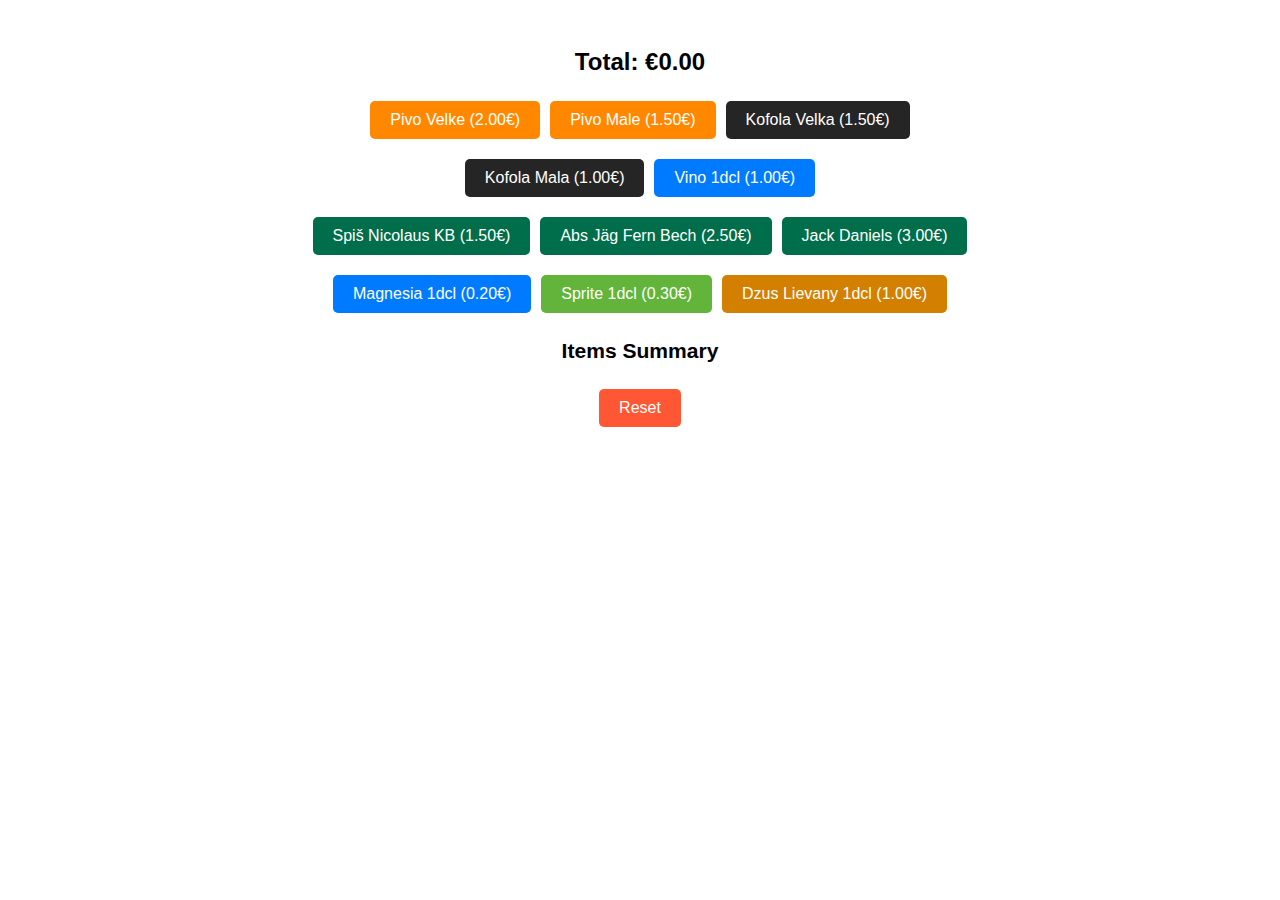
<file: index.html>
<!DOCTYPE html>
<html lang="en">
<head>
    <meta charset="UTF-8">
    <meta name="viewport" content="width=device-width, initial-scale=1.0">
    <title>Simple Price Calculator</title>
    <style>
        body {
            font-family: Arial, sans-serif;
            text-align: center;
            padding: 20px;
        }

        h1 {
            font-size: 24px;
        }

        p {
            font-size: 16px;
        }

        /* Create a container for rows of buttons */
        .button-row {
            display: flex;
            justify-content: center;
            margin: 10px 0;
        }

        button {
            font-size: 16px;
            margin: 5px;
            padding: 10px 20px;
            background-color: #007BFF;
            color: white;
            border: none;
            border-radius: 5px;
            cursor: pointer;
            touch-action: manipulation;
        }

        button.reset {
            background-color: #FF5733;
        }

        h2 {
            font-size: 24px;
            margin-top: 20px;
        }

        #item-summary {
            font-size: 18px;
            margin-top: 20px;
        }

        /* Remove list-style properties for the item summary list */
        #summary-list {
            list-style: none;
            padding: 0;
        }
    </style>
</head>
<body>
    <h2>Total: €<span id="total">0.00</span></h2>

    <!-- Create rows of buttons -->
    <div class="button-row">
        <button onclick="addItem(this)" style="background-color: rgb(255, 136, 0)">Pivo Velke (2.00€)</button>
        <button onclick="addItem(this)" style="background-color: rgb(255, 136, 0)">Pivo Male (1.50€)</button>
        <button onclick="addItem(this)" style="background-color: rgb(37, 37, 37)">Kofola Velka (1.50€)</button>
        </div>

    <div class="button-row">
        <button onclick="addItem(this)" style="background-color: rgb(37, 37, 37)">Kofola Mala (1.00€)</button>
      <!--  <button onclick="addItem(this)">Spiš Nicolus KB (1.50€)</button>-->
        <button onclick="addItem(this)">Vino 1dcl (1.00€)</button>
        </div>
    <div class="button-row">
        <button onclick="addItem(this)" style="background-color: rgb(0, 110, 74)">Spiš Nicolaus KB (1.50€)</button>
        <button onclick="addItem(this)" style="background-color: rgb(0, 110, 74)">Abs Jäg Fern Bech (2.50€)</button>
        <button onclick="addItem(this)" style="background-color: rgb(0, 110, 74)">Jack Daniels (3.00€)</button>
        </div>
   <!-- <div class="button-row">
        <button onclick="addItem(this)" style="background-color: rgb(0, 110, 74)">Finlandia (2.00€)</button>
        <button onclick="addItem(this)" style="background-color: rgb(0, 110, 74)">Jack Daniels (2.50€)</button>
        <button onclick="addItem(this)" style="background-color: rgb(211, 127, 0)">Dzus Lievany 1dcl (0.50€)</button>
        </div>        -->
    <div class="button-row">
        <button onclick="addItem(this)">Magnesia 1dcl (0.20€)</button>
        <button onclick="addItem(this)" style="background-color: #62B43A">Sprite 1dcl (0.30€)</button>
        <button onclick="addItem(this)" style="background-color: rgb(211, 127, 0)">Dzus Lievany 1dcl (1.00€)</button>
        
        </div>   
    <!--<div class="button-row">
        <button onclick="addItem(this)">Zlaty Bazant plech (1.50€)</button>
        <button onclick="addItem(this)">Dzus Krabicka (0.80€)</button>
        <button onclick="addItem(this)">CapriSun (0.80€)</button>
        </div> 
    <div class="button-row">
        <button onclick="addItem(this)">Hell Energy (1.00€)</button>
    </div> -->
    

    <div id="item-summary">
        <h3>Items Summary</h3>
        <ul id="summary-list">
        </ul>
    </div>
    
    <button class="reset" onclick="resetTotal()">Reset</button>

    <script>
        // Initialize the total price and item summary object
        let totalPrice = 0;
        const itemSummary = {};

        // Function to add an item's price to the total and update item summary
        function addItem(button) {
            const itemName = button.textContent; // Get the button's text content
            const priceMatches = itemName.match(/\d+\.\d+/); // Extract the price from the text using regex

            if (priceMatches) {
                const itemPrice = parseFloat(priceMatches[0]); // Convert the matched price to a float

                // Add the item's price to the total
                totalPrice += itemPrice;

                // Update the total displayed on the page with two decimal places
                const totalElement = document.getElementById('total');
                totalElement.textContent = totalPrice.toFixed(2);

                // Update the item summary
                if (itemSummary[itemName]) {
                    itemSummary[itemName]++;
                } else {
                    itemSummary[itemName] = 1;
                }

                // Update the item summary displayed on the page
                updateItemSummary();

                // You can also display a message indicating which item was added
                console.log(`${itemName} added to the total. Total price: €${totalPrice.toFixed(2)}`);
            }
        }

        // Function to reset the total price to 0 and clear the item summary
        function resetTotal() {
            // Reset the total price
            totalPrice = 0;

            // Reset the item summary
            for (const item in itemSummary) {
                delete itemSummary[item];
            }

            // Update the total and item summary displayed on the page
            const totalElement = document.getElementById('total');
            totalElement.textContent = totalPrice.toFixed(2);
            updateItemSummary();
        }

        // Function to update the item summary displayed on the page
        function updateItemSummary() {
            const summaryList = document.getElementById('summary-list');
            summaryList.innerHTML = '';

            for (const item in itemSummary) {
                const listItem = document.createElement('li');
                listItem.textContent = `${item}: ${itemSummary[item]} times`;
                summaryList.appendChild(listItem);
            }
        }
    </script>
</body>
</html>
</file>
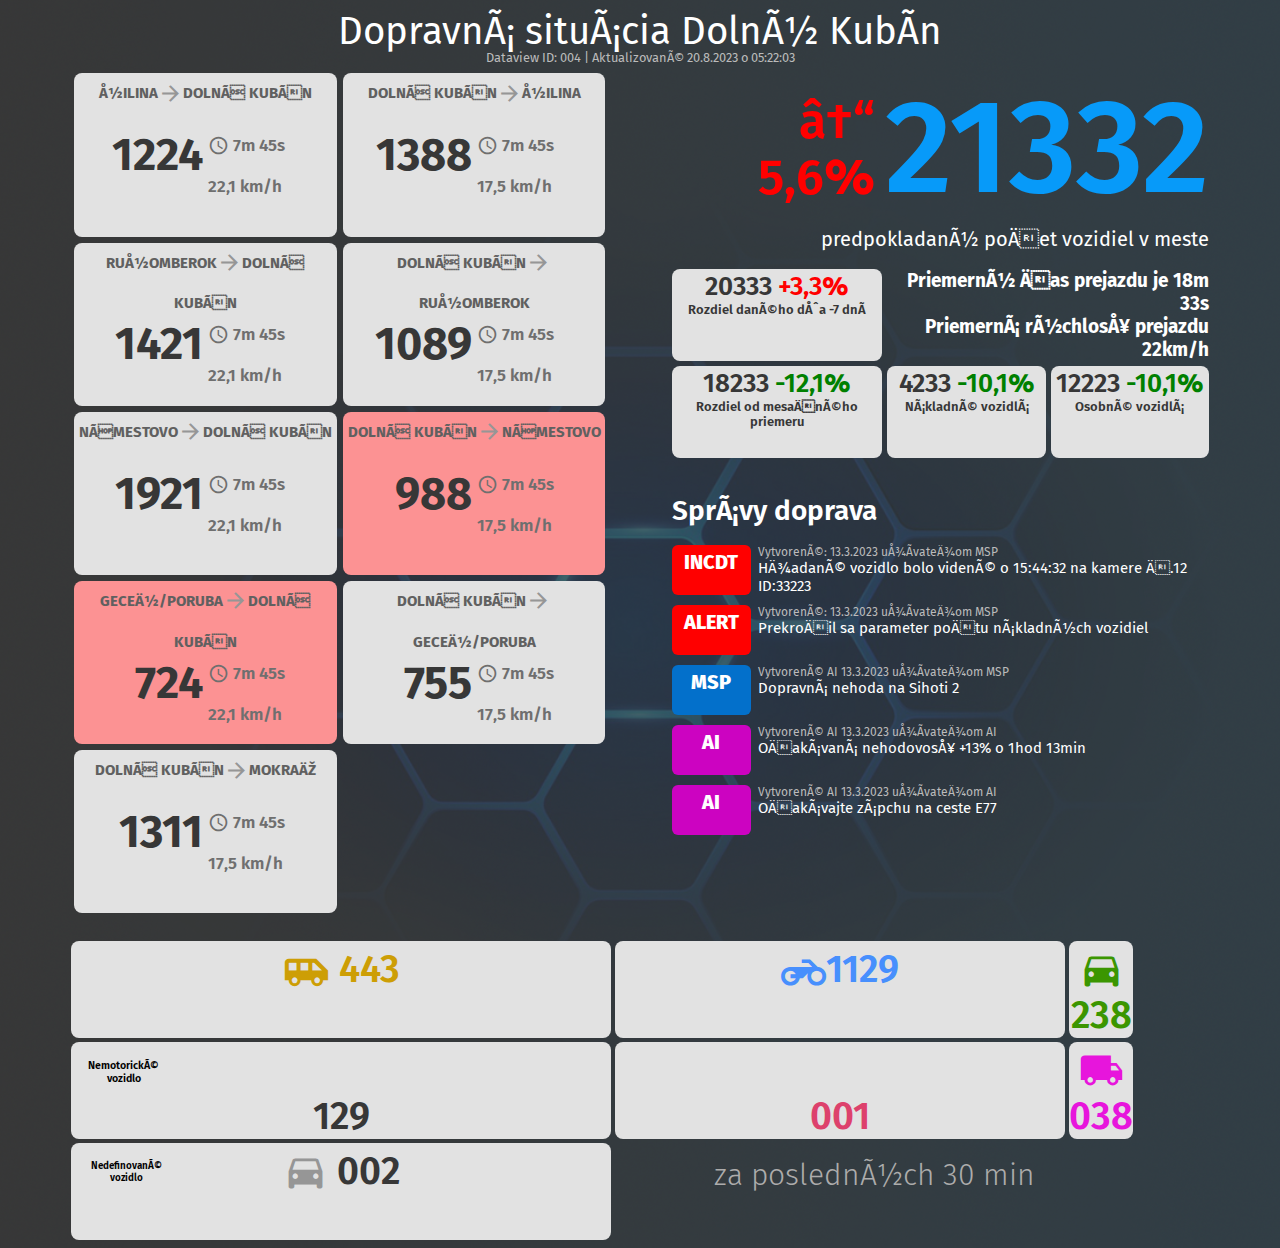
<file: index2.html>
<!DOCTYPE html>
<html>
<head>
<meta charset=”utf-8″>
<link rel="stylesheet" href="styledk.css">
<link href="https://fonts.googleapis.com/icon?family=Material+Icons" rel="stylesheet">
<link rel="preconnect" href="https://fonts.googleapis.com">
<link rel="preconnect" href="https://fonts.gstatic.com" crossorigin>
<link href="https://fonts.googleapis.com/css2?family=Fira+Sans:ital,wght@0,100;0,200;0,300;0,400;0,500;0,600;0,700;0,800;0,900;1,100;1,200;1,300;1,400;1,500;1,600;1,700;1,800;1,900&family=Tilt+Warp&display=swap" rel="stylesheet">
<title>Dolný Kubín</title>

<style>
    body {
      background-image: url('background.png');
      background-size: cover; 
      background-position: center; 
    }
  </style>

</head>
<body>
    <div class="main-title" >
        Dopravná situácia Dolný Kubín
      </div>
    <div class="sub-title">
        Dataview ID: 004 | Aktualizované 20.8.2023 o 05:22:03
    </div>
<div class="grid-main-page">
    <div class="left-content">
        <div class="grid-container-element">
            <div class="grid-child-element">
                <div class="parent">
                    <div class="route name">ŽILINA<i class="material-icons" id="arrow_forward">arrow_forward</i>DOLNÝ KUBÍN</div>
                    <div class="route number">1224</div>
                    <div class="route-info"> 
                        <i class="material-icons" id="speed_schedule">schedule</i> 7m 45s<br>
                        <i class="material-icons" id="speed_schedule">speed</i> 22,1 km/h
                    </div>
                </div>
            </div>
            <div class="grid-child-element">
                <div class="parent">
                    <div class="route name">DOLNÝ KUBÍN<i class="material-icons" id="arrow_forward">arrow_forward</i>ŽILINA</div>
                    <div class="route number">1388</div>
                    <div class="route-info"> 
                        <i class="material-icons" id="speed_schedule">schedule</i> 7m 45s<br>
                        <i class="material-icons" id="speed_schedule">speed</i> 17,5 km/h
                    </div>
                </div>
            </div>
            <div class="grid-child-element">
                <div class="parent">
                    <div class="route name">RUŽOMBEROK<i class="material-icons" id="arrow_forward">arrow_forward</i>DOLNÝ KUBÍN</div>
                    <div class="route number">1421</div>
                    <div class="route-info"> 
                        <i class="material-icons" id="speed_schedule">schedule</i> 7m 45s<br>
                        <i class="material-icons" id="speed_schedule">speed</i> 22,1 km/h
                    </div>
                </div>
            </div>
            <div class="grid-child-element">
                <div class="parent">
                    <div class="route name">DOLNÝ KUBÍN<i class="material-icons" id="arrow_forward">arrow_forward</i>RUŽOMBEROK</div>
                    <div class="route number">1089</div>
                    <div class="route-info"> 
                        <i class="material-icons" id="speed_schedule">schedule</i> 7m 45s<br>
                        <i class="material-icons" id="speed_schedule">speed</i> 17,5 km/h
                    </div>
                </div>
            </div>
            <div class="grid-child-element">
                <div class="parent">
                    <div class="route name">NÁMESTOVO<i class="material-icons" id="arrow_forward">arrow_forward</i>DOLNÝ KUBÍN</div>
                    <div class="route number">1921</div>
                    <div class="route-info"> 
                        <i class="material-icons" id="speed_schedule">schedule</i> 7m 45s<br>
                        <i class="material-icons" id="speed_schedule">speed</i> 22,1 km/h
                    </div>
                </div>
            </div>
            <div class="grid-child-element" style="background-color: #fc9293;">
                <div class="parent">
                    <div class="route name">DOLNÝ KUBÍN<i class="material-icons" id="arrow_forward">arrow_forward</i>NÁMESTOVO</div>
                    <div class="route number">988</div>
                    <div class="route-info"> 
                        <i class="material-icons" id="speed_schedule">schedule</i> 7m 45s<br>
                        <i class="material-icons" id="speed_schedule">speed</i> 17,5 km/h
                    </div>
                </div>
            </div>
            <div class="grid-child-element" style="background-color: #fc9293;">
                <div class="parent">
                    <div class="route name">GECEĽ/PORUBA<i class="material-icons" id="arrow_forward">arrow_forward</i>DOLNÝ KUBÍN</div>
                    <div class="route number">724</div>
                    <div class="route-info"> 
                        <i class="material-icons" id="speed_schedule">schedule</i> 7m 45s<br>
                        <i class="material-icons" id="speed_schedule">speed</i> 22,1 km/h
                    </div>
                </div>
            </div>
            <div class="grid-child-element">
                <div class="parent">
                    <div class="route name">DOLNÝ KUBÍN<i class="material-icons" id="arrow_forward">arrow_forward</i>GECEĽ/PORUBA</div>
                    <div class="route number">755</div>
                    <div class="route-info"> 
                        <i class="material-icons" id="speed_schedule">schedule</i> 7m 45s<br>
                        <i class="material-icons" id="speed_schedule">speed</i> 17,5 km/h
                    </div>
                </div>
            </div>
            <div class="grid-child-element">
                <div class="parent">
                    <div class="route name">DOLNÝ KUBÍN<i class="material-icons" id="arrow_forward">arrow_forward</i>MOKRAĎ</div>
                    <div class="route number">1311</div>
                    <div class="route-info"> 
                        <i class="material-icons" id="speed_schedule">schedule</i> 7m 45s<br>
                        <i class="material-icons" id="speed_schedule">speed</i> 17,5 km/h
                    </div>
                </div>
            </div>
        </div>
        <br>
        <div class="grid-container-vehicle">
            <div class="grid-child-vehicle" style="color: #cd9e05;">
                <i class="material-icons" id="bus">airport_shuttle</i> 443              
            </div>
            <div class="grid-child-vehicle" style="color: #478ffd;">
                <i class="material-icons" id="motorcycle">motorcycle</i>1129
            </div>
            <div class="grid-child-vehicle" style="color: #3b9600">
                <i class="material-icons" id="car">directions_car</i> 238 
            </div>
            <div class="grid-child-vehicle">
                <span  id="vehicleText1">Nemotorické <br> vozidlo</span>
                <i class="material-icons" id="bikeScooter">bike_scooter</i> 129</div>
            <div class="grid-child-vehicle" style="color: #dd416c">
                <i class="material-icons" id="pedal_bike">pedal_bike</i> 001</div>
            <div class="grid-child-vehicle" style="color: #e715dc;">
                <i class="material-icons" id="truck">local_shipping</i> 038</div>
            <div class="grid-child-vehicle">
                <span id="vehicleText2">Nedefinované<br> vozidlo</span>
                <i class="material-icons" aria-label="Nemotorické vozidlo" id="car2">directions_car</i> 002</div>
            <div class="grid-child-vehicle final">za posledných 30 min</div>
        </div>
    </div>
    <div class="right-content">
        <div class="count-cars">           
            <div class="count-cars-info">
                <span>↓</span>
                <br>
                5,6<span style="font-family: Tilt Warp, sans-serif; font-weight: lighter;">%</span>
            </div>
            <div class="count-cars-number">
                21332
            </div>
        </div>
        <div class="count-cars-name">
            predpokladaný počet vozidiel v meste
        </div>
        <br>
        <div class="vehicle-stats">
            <div class="stat-difference"> 
                20333 <span style="color: red;">+3,3</span><span style="color: red; font-family: Tilt Warp, sans-serif; font-weight: lighter;">%</span>
                <div class="stat-sub-text">Rozdiel daného dňa -7 dní</div>
            </div>
            <div class="general-info">
                Priemerný čas prejazdu je 18m 33s
                <br>
                Priemerná rýchlosť prejazdu 22km/h
            </div>
            <div class="stat-difference">
                18233 <span style="color: green;">-12,1</span><span style="color: green; font-family: Tilt Warp, sans-serif; font-weight: lighter;">%</span>
                <div class="stat-sub-text">Rozdiel od mesačného priemeru</div>
            </div>
            <div class="stat-difference">
                4233 <span style="color: green;">-10,1</span><span style="color: green; font-family: Tilt Warp, sans-serif; font-weight: lighter;">%</span>
                <div class="stat-sub-text">Nákladné vozidlá</div>
            </div>
            <div class="stat-difference">
                12223 <span style="color: green;">-10,1</span><span style="color: green; font-family: Tilt Warp, sans-serif; font-weight: lighter;">%</span>
                <div class="stat-sub-text">Osobné vozidlá</div>
            </div>
        </div>
        <br><br>
        <div class="traffic-news-head">Správy doprava</div><br>
        <div class="traffic-news-body">
            <div class="message incdt">INCDT</div>
            <div class="div2">
                <div class="message-source">Vytvorené: 13.3.2023 užívateľom MSP</div>
                <div class="message-text">Hľadané vozidlo bolo videné o 15:44:32 na kamere č.12 ID:33223</div>
            </div>
            <div class="message alert">ALERT</div>
            <div class="div4">
                <div class="message-source">Vytvorené: 13.3.2023 užívateľom MSP</div>
                <div class="message-text">Prekročil sa parameter počtu nákladných vozidiel</div>
            </div>
            <div class="message msp">MSP</div>
            <div class="div6">
                <div class="message-source">Vytvorené AI 13.3.2023 užívateľom MSP</div>
                <div class="message-text">Dopravná nehoda na Sihoti 2</div>
            </div>
            <div class="message ai">AI</div>
            <div class="div8">
                <div class="message-source">Vytvorené AI 13.3.2023 užívateľom AI</div>
                <div class="message-text">Očakávaná nehodovosť +13% o 1hod 13min</div>
            </div>
            <div class="message ai">AI</div>
            <div class="div10">
                <div class="message-source">Vytvorené AI 13.3.2023 užívateľom AI</div>
                <div class="message-text">Očakávajte zápchu na ceste E77</div>
            </div>
        </div>
    </div>
</div>
</body>
</html>
</file>
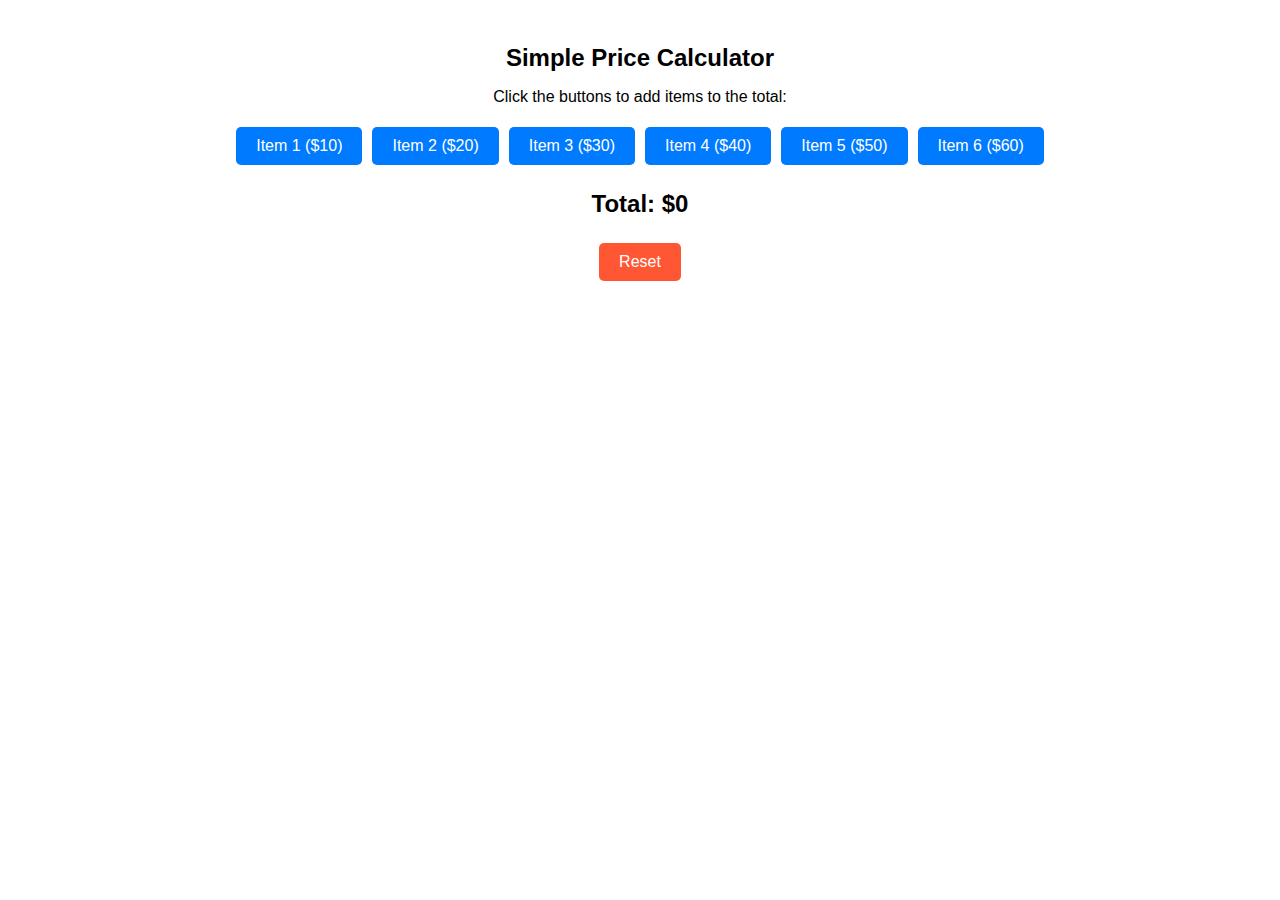
<file: vlastnakalkulacka.html>
<!DOCTYPE html>
<html lang="en">
<head>
    <meta charset="UTF-8">
    <meta name="viewport" content="width=device-width, initial-scale=1.0">
    <title>Simple Price Calculator</title>
    <style>
        body {
            font-family: Arial, sans-serif;
            text-align: center;
            padding: 20px;
        }

        h1 {
            font-size: 24px;
        }

        p {
            font-size: 16px;
        }

        .button-container {
            display: flex;
            flex-wrap: wrap;
            justify-content: center;
            margin: 10px -5px; /* Add margin between buttons */
        }

        button {
            font-size: 16px;
            margin: 5px;
            padding: 10px 20px;
            background-color: #007BFF;
            color: white;
            border: none;
            border-radius: 5px;
            cursor: pointer;
        }

        button.reset {
            background-color: #FF5733;
        }

        h2 {
            font-size: 24px;
            margin-top: 20px;
        }
    </style>
</head>
<body>
    <h1>Simple Price Calculator</h1>
    <p>Click the buttons to add items to the total:</p>

    <div class="button-container">
        <button onclick="addItem('Item 1', 10)">Item 1 ($10)</button>
        <button onclick="addItem('Item 2', 20)">Item 2 ($20)</button>
        <button onclick="addItem('Item 3', 30)">Item 3 ($30)</button>
        <button onclick="addItem('Item 4', 40)">Item 4 ($40)</button>
        <button onclick="addItem('Item 5', 50)">Item 5 ($50)</button>
        <button onclick="addItem('Item 6', 60)">Item 6 ($60)</button>
    </div>
    
    <h2>Total: $<span id="total">0</span></h2>
    
    <button class="reset" onclick="resetTotal()">Reset</button>

    <script>
        // Initialize the total price
        let totalPrice = 0;

        // Function to add an item's price to the total
        function addItem(itemName, itemPrice) {
            // Add the item's price to the total
            totalPrice += itemPrice;

            // Update the total displayed on the page
            const totalElement = document.getElementById('total');
            totalElement.textContent = totalPrice;
            
            // You can also display a message indicating which item was added
            console.log(`${itemName} added to the total. Total price: $${totalPrice}`);
        }

        // Function to reset the total price to 0
        function resetTotal() {
            // Reset the total price
            totalPrice = 0;

            // Update the total displayed on the page
            const totalElement = document.getElementById('total');
            totalElement.textContent = totalPrice;
        }
    </script>
</body>
</html>
</file>
<file: styledk.css>
.main-title {
    flex: 0 0 auto;
    height: 60px;
    display: flex;
    align-items: center;
    justify-content: center; 
    font-family: "Fira Sans", sans-serif;
    font-size: 3vw; 
    color: white;
  }
  .sub-title {
    height: 40px;
    display: flex;
    align-items: center;
    justify-content: center; 
    font-family: "Fira Sans", sans-serif; 
    font-size: 1vw; 
    color: #bbbbbb;
  }

.grid-main-page{
  display: flex;
}
.left-content{
  width: 50%;
}
.right-content{
  width: 50%;
}
.grid-container-element { 
    display: grid; 
    grid-template-columns: 1fr 1fr; 
    grid-template-rows: 1fr 1fr 1fr 1fr 1fr; 
    grid-gap: 1px; 
    margin-left: 10%;
    margin-right: 10%;
} 
.grid-child-element { 
    margin: 3px;   
    background-color: #E2E2E2;
    border-radius: 8px;
}

.parent {
    display: grid;
    grid-template-columns: 1fr 1fr;
    grid-template-rows: 1fr 1fr /*1fr*/;
    grid-column-gap: 5px;
    grid-row-gap: 5px;
    row-gap: 0;
    margin: 5px;
    }
    

.div3 { grid-area: 2 / 2 / 3 / 3; }
/* .div4 { grid-area: 3 / 2 / 4 / 3; }*/

.route {
  font-family: "Fira Sans", sans-serif; 
  font-size: 24px; 
  font-weight: 700; 
  line-height: 40.8px;
}

.route.name {
  grid-area: 1 / 1 / 2 / 3;
  flex-direction: column;
  align-items: center;
  text-align: center;
  color: #606060;
  font-size: 22px;
}

.route.number {
  grid-area: 2 / 1 / 3 /*4*/ / 2;
  text-align: right; 
  font-size: 50px; 
  color: #373737;
  
}

.route-info {
  font-family: "Fira Sans", sans-serif; 
  font-weight: 600; 
  line-height: 19.8px;
  font-size: 17px; 
  color: #6f6f6f;
}

#arrow_forward{
  font-size:25px; 
  vertical-align:-0.3cap; 
  color: #969696;
}

#speed_schedule{
  font-size:21px;
  vertical-align: bottom;
}

.grid-container-vehicle { 
  display: grid; 
  grid-template-columns: 1fr 1fr 1fr; 
  grid-template-rows: 1fr 1fr 1fr;
  grid-gap: 10px; 
  margin-left: 10%;
  margin-right: 10%;
} 
.grid-child-vehicle { 
  margin: 0px; 
  background-color: #E2E2E2;
  border-radius: 8px;
  font-family: "Fira Sans", sans-serif; 
  font-weight: 600;
  font-size: 60px; 
  color: #373737;
  text-align: center;
}

#bus{
  font-size: 60px;
  vertical-align: -0.3cap;
}
#motorcycle{
  font-size:60px; 
  vertical-align:-0.3cap;
}
#car{
  font-size:55px; 
  vertical-align:-0.22cap;
}
#bikeScooter{
  font-size:55px; 
  vertical-align:-0.22cap; 
  color: #969696;
}
#pedal_bike{
  font-size:55px; 
  vertical-align:-0.22cap;
}
#truck{
  font-size:55px; 
  vertical-align:-0.22cap;
}
#car2{
  font-size:55px; 
  vertical-align:-0.22cap; 
  color: #969696;
}

#vehicleText1{
  font-size: 0.24em;
  color: black;
  position: absolute;
  margin-top: 16px;
  left: 6.6%;
}

#vehicleText2{
  font-size: 0.24em;
  color: black;
  position: absolute;
  margin-top: 16px;
  left: 6.3%;
}

.grid-child-vehicle.final{
  grid-area: 3 / 2 / 4 / 4;
  background-color: transparent;
  font-size: 45px; 
  color: #adacac; 
  font-weight: 300; 
  line-height: 1.5;
  padding-top: 1%;
}

.count-cars{
  display: grid;
  grid-template-columns: repeat(2, 1fr);
  grid-template-rows: 1fr;
  grid-column-gap: 10px;
  grid-row-gap: 0px;
  margin-left: 10%;
  margin-right: 10%;
}

.count-cars-number{
  font-family: "Fira Sans", sans-serif; 
  font-weight: 600; 
  font-size: 14em; /* Adjust size as needed */
  grid-area: 1 / 2 / 3 / 3;
  color: #079af9;
}

.count-cars-info{
  align-items: center;
  font-family: "Fira Sans", sans-serif; 
  font-size: 79px; 
  font-weight: 600; 
  padding-top:34px;
  text-align: right;
  justify-content: flex-end;
  color: red;
}

.count-cars-name{
  margin-right: 10%;
  text-align: right;
  color: white;
  font-size: 2em;
  font-family: "Fira Sans", sans-serif;
}

.vehicle-stats{
  display: grid;
  grid-template-columns: 1.2fr 0.9fr 0.9fr;
  grid-template-rows: 1fr 1fr;
  grid-column-gap: 5px;
  grid-row-gap: 5px;
  margin-left: 10%;
  margin-right: 10%;
}

.general-info{
  grid-area: 1 / 2 / 2 / 4;
  text-align: right;
  border-radius: 8px;
  font-family: "Fira Sans", sans-serif;
  font-weight: 700;
  font-size: 1.4em; 
  color: white;
}

.stat-difference{
  margin: 0px; 
  background-color: #E2E2E2;
  border-radius: 8px;
  font-family: "Fira Sans", sans-serif; 
  font-weight: 600;
  font-size: 30px; 
  color: #373737;
  text-align: center;
}

.stat-sub-text{
  font-size: 18px; 
  margin-bottom: 3%;
}

.traffic-news-head{
  font-size: 1.9em;
  font-family: "Fira Sans", sans-serif;
  color: white;
  margin-left: 10%;
  font-weight: 600;
}

.traffic-news-body{
  display: grid;
  grid-template-columns: 0.3fr 1.7fr;
  grid-template-rows: 1fr 1fr 1fr 1fr 1fr;
  grid-column-gap: 7px;
  grid-row-gap: 10px;
  margin-left: 10%;
  margin-right: 10%;
}

.message{
  font-size: 1.8em;
  border-radius: 6px;
  text-align: center;
  color: white;
  font-family: "Fira Sans", sans-serif;
  font-weight: 800;
  padding-top:4px;
}

.message.incdt{
  background-color: red;
}

.message.alert{
  background-color: red;
}

.message.msp{
  background-color: #0370cb;
}

.message.ai{
  background-color: #cc03c1;
}

.message-source{
  font-family: "Fira Sans", sans-serif;
  font-size: 1em;
  color: #bbbbbb;
}

.message-text{
  font-family: "Fira Sans", sans-serif;
  font-size: 1.4em;
  color: white;
}

@media only screen and (max-width: 1280px) {

  .main-title{
    margin-bottom:0.3%;
    height:auto;
  }
  .sub-title{
    height: 0px;
    margin-bottom: 1%;
  }
  .grid-container-element{
    grid-gap: 0px;
    margin-bottom: 1%;
    margin-right: 5%;
  }
  .parent {
    margin: 0px;
    }
  .route.name{
    font-size: 15px;
  }
  .route.number{
    font-size: 45px;
  }

  .grid-child-vehicle{
    padding-top: 5px;
  }

  .grid-container-vehicle{
    grid-gap: 4px;
    margin-right: 5%;
  }
  .grid-child-vehicle{
    font-size: 38px;
  }
  .grid-child-vehicle.final{
    font-size: 30px;
    padding-top: 2%;
  }
  #vehicleText1{
    left: 6.9%;
    margin-top: 12px;
    font-size: 0.28em;
  }
  #vehicleText2{
    left: 7.1%;
    margin-top: 12px;
    font-size: 0.26em;
  }
  #bus {
    font-size: 47px;
  }
  #motorcycle{
    font-size:45px; 
    vertical-align:-0.3cap;
  }
  #car{
    font-size:45px; 
    vertical-align:-0.22cap;
  }
  #bikeScooter{
    font-size:45px; 
    vertical-align:-0.22cap; 
    color: #969696;
  }
  #pedal_bike{
    font-size:45px; 
    vertical-align:-0.22cap;
  }
  #truck{
    font-size:45px; 
    vertical-align:-0.22cap;
  }
  #car2{
    font-size:45px; 
    vertical-align:-0.22cap; 
    color: #969696;
  }
  .count-cars{
    margin-left: 5%;
  }
  .count-cars-number{
    font-size: 131px;
  }
  .count-cars-info{
    line-height: 1.1;
    font-size: 50px;
    padding-top: 11.5%;
  }
  .count-cars-name{
    font-size: 20px;
  }
  .vehicle-stats{
    margin-left: 5%;
  }
  .traffic-news-head{
    margin-left: 5%;
    font-size: 28px;
  }
  .general-info{
    font-size: 19px;
  }
  .stat-difference{
    font-size: 26px;
  }
  .stat-sub-text{
    font-size: 13px; 
    margin-bottom: 3%;
  }
  .traffic-news-body{
    margin-left: 5%;
  }
  .message{
    font-size:20px;
    padding-top:5px;
    font-weight: 800;
  }
  .message-source{
    font-size: 12px;
  }
  .message-text{
    font-size:15px;
  }

}
</file>
